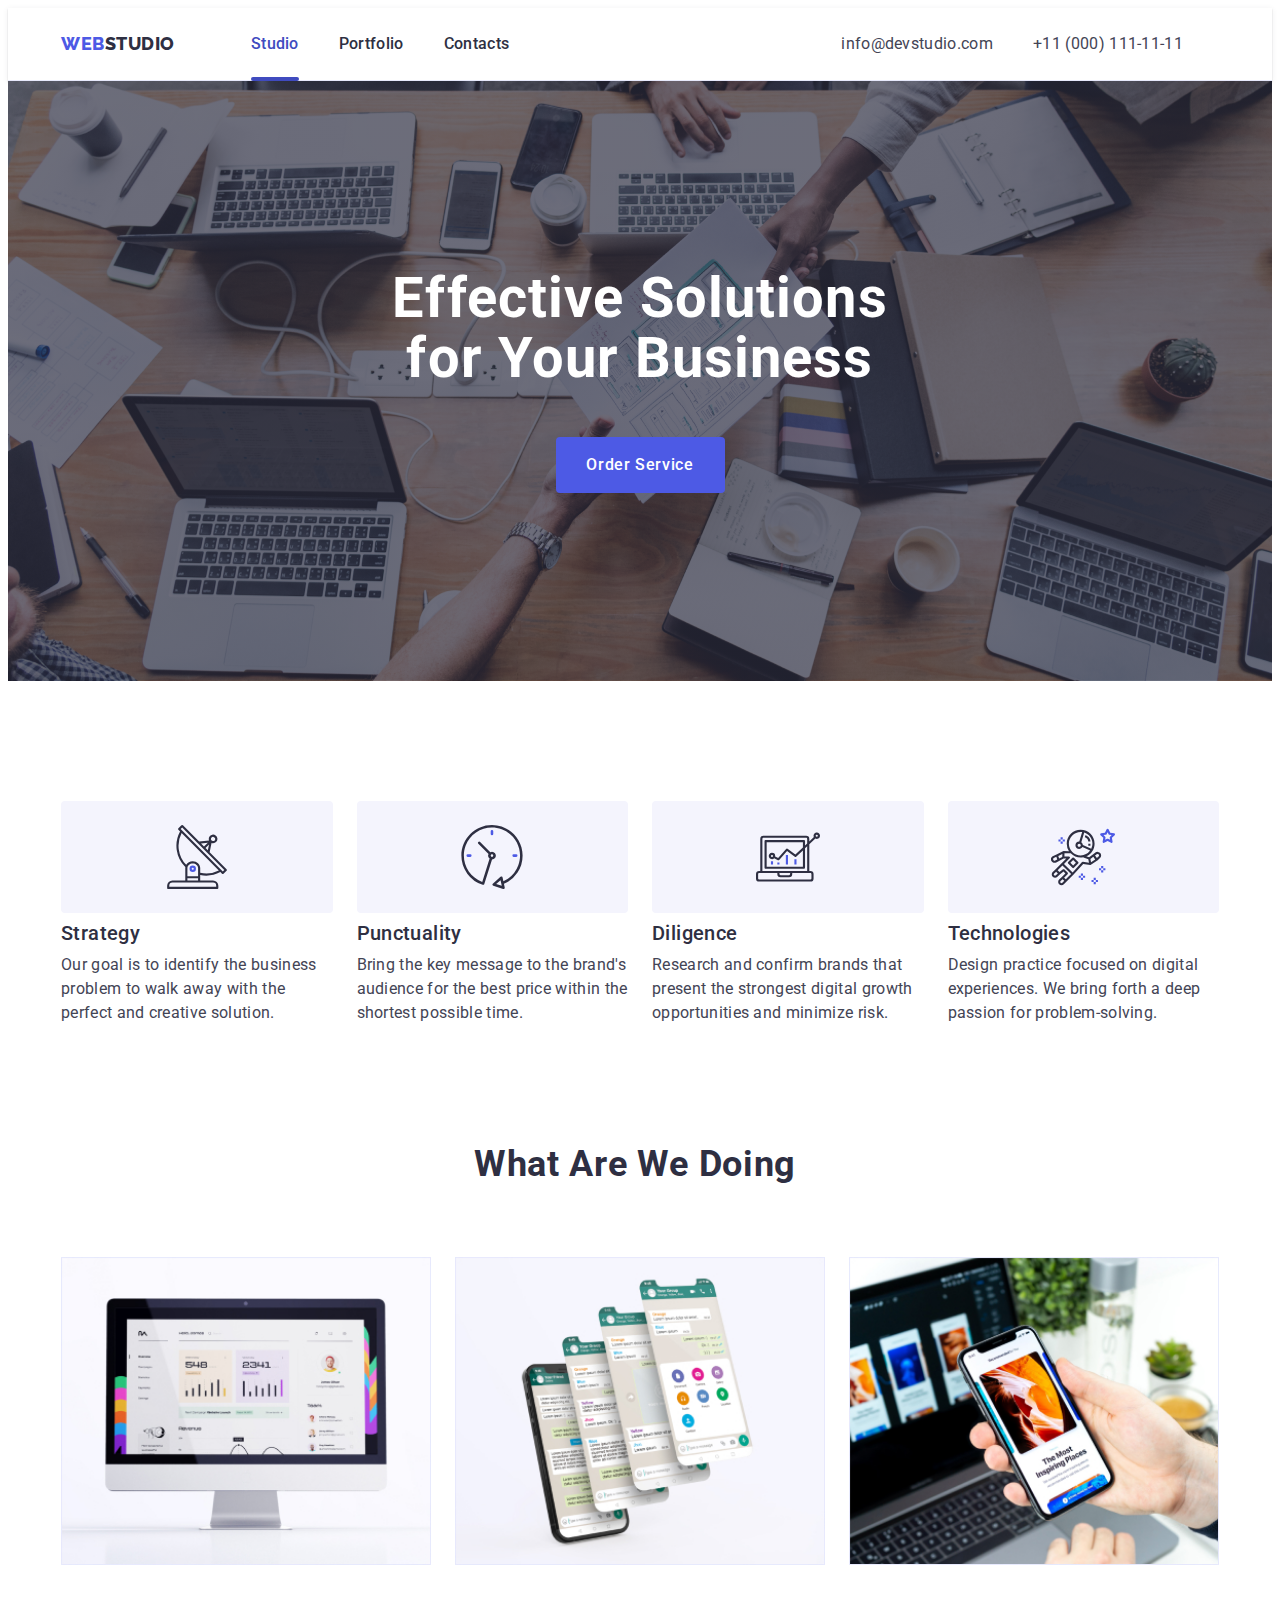
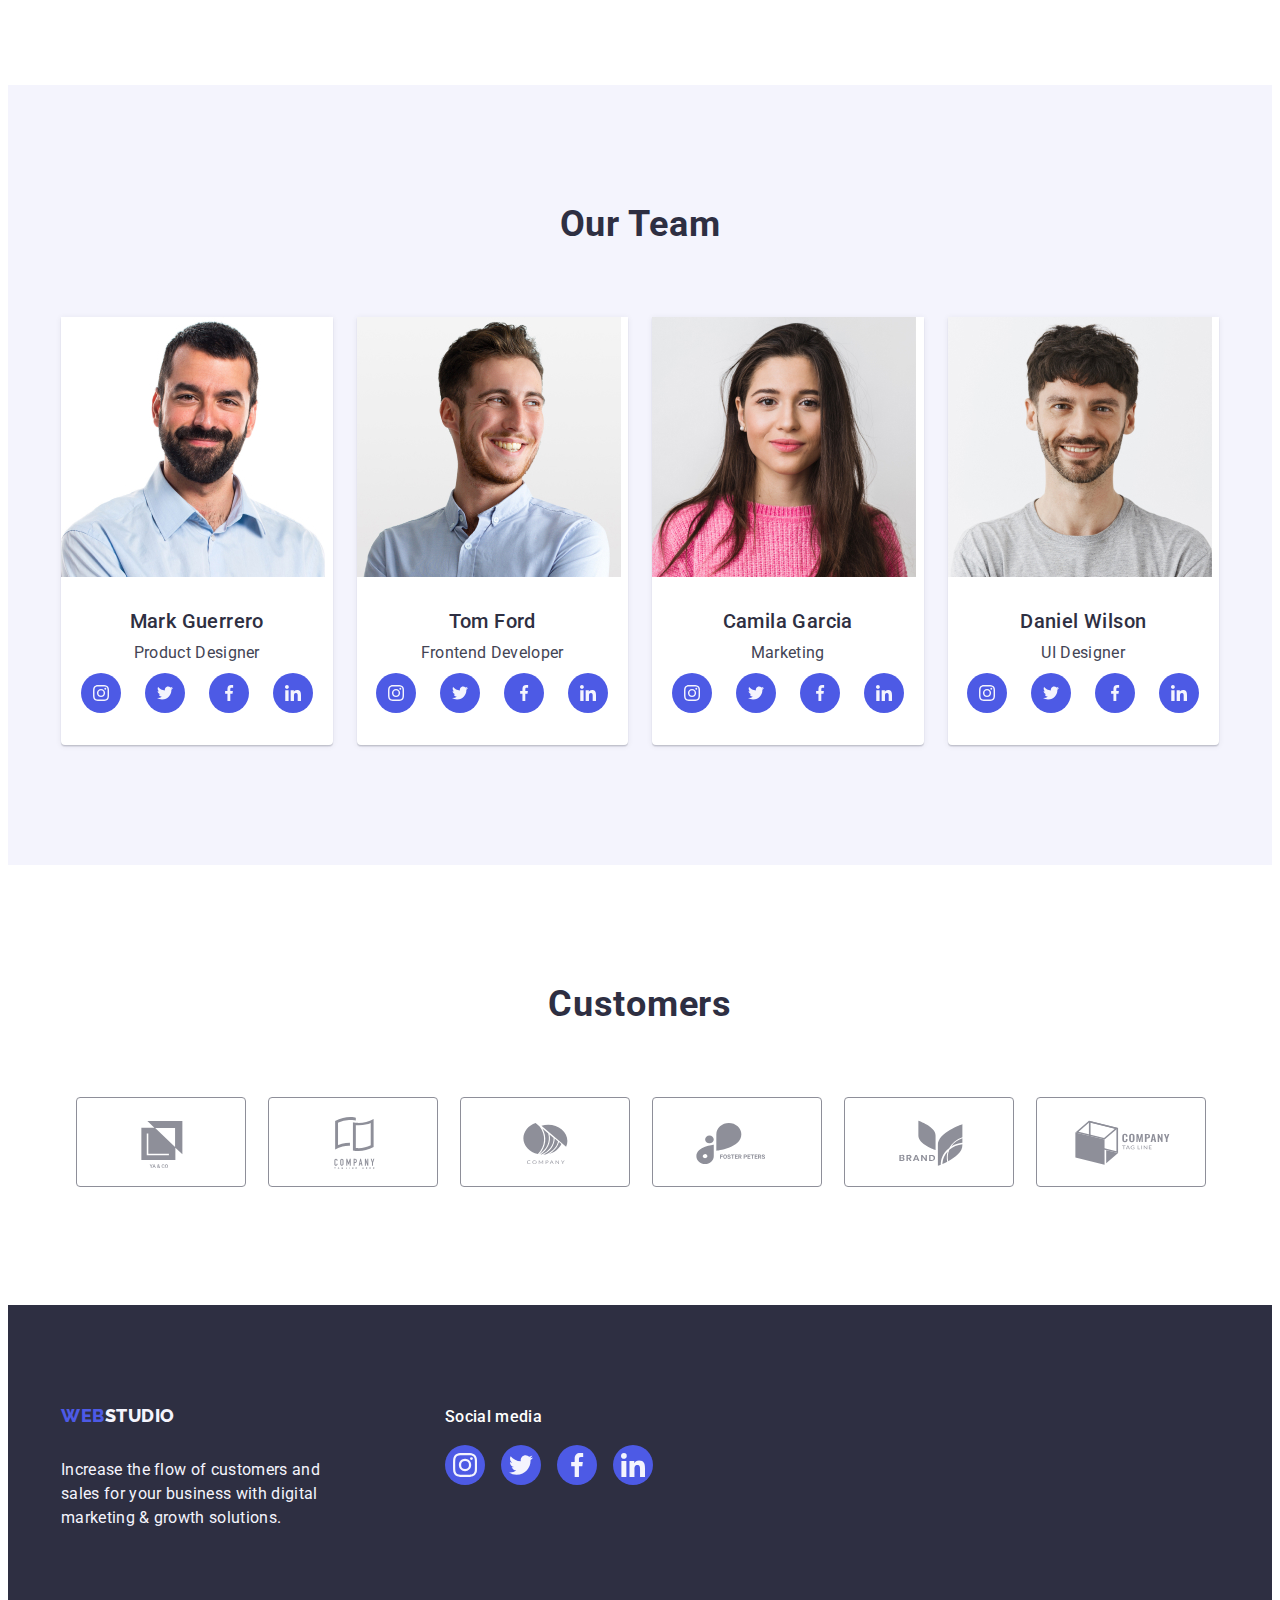
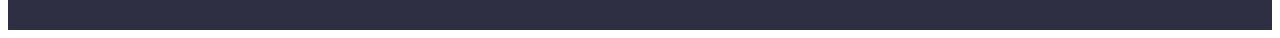
<file: index.html>
<!DOCTYPE html>
<html lang="en">
  <head>
    <meta charset="UTF-8" />
    <meta http-equiv="X-UA-Compatible" content="IE=edge" />
    <meta name="viewport" content="width=device-width, initial-scale=1.0" />
    <title>Document</title>
    <link rel="preconnect" href="https://fonts.googleapis.com" />
    <link rel="preconnect" href="https://fonts.gstatic.com" crossorigin />
    <link
      href="https://fonts.googleapis.com/css2?family=Montserrat:wght@400;700&family=Raleway:wght@800&family=Roboto:wght@400;500;700;900&display=swap"
      rel="stylesheet"
    />

    <link rel="preconnect" href="https://fonts.googleapis.com" />
    <link rel="preconnect" href="https://fonts.gstatic.com" crossorigin />
    <link
      href="https://fonts.googleapis.com/css2?family=Montserrat:wght@400;700&family=Roboto:wght@400;500;700;900&display=swap"
      rel="stylesheet"
    />
    <link
      rel="stylesheet"
      href="https://cdnjs.cloudflare.com/ajax/libs/modern-normalize/1.1.0/modern-normalize.min.css"
      integrity="sha512-wpPYUAdjBVSE4KJnH1VR1HeZfpl1ub8YT/NKx4PuQ5NmX2tKuGu6U/JRp5y+Y8XG2tV+wKQpNHVUX03MfMFn9Q=="
      crossorigin="anonymous"
      referrerpolicy="no-referrer"
    />
    <link rel="stylesheet" href="./css/styles.css" />
  </head>

  <body>
    <!-- Header -->
    <header class="page-header">
      <div class="container cont-header">
        <!-- Navigation -->
        <nav class="nav-header">
          <a href="./index.html" class="header-logo link"
            >Web<span class="studio-logo">Studio</span>
          </a>
          <ul class="list navigation">
            <li>
              <a class="navigation-words link active" href="./index.html"
                >Studio</a
              >
            </li>
            <li>
              <a class="navigation-words link" href="./portfolio.html"
                >Portfolio
              </a>
            </li>
            <li><a class="navigation-words link" href="">Contacts</a></li>
          </ul>
        </nav>

        <!-- Additional Information -->
        <address class="address-info">
          <ul class="list address">
            <li class="address-inf">
              <a
                class="address-information link"
                href="mailto:info@devstudio.com"
              >
                info@devstudio.com</a
              >
            </li>
            <li>
              <a class="address-information link" href="tel:+110001111111">
                +11 (000) 111-11-11</a
              >
            </li>
          </ul>
        </address>
      </div>
    </header>

    <!-- Main Content -->
    <main>
      <!-- Section 1 -->
      <section class="section-one">
        <div class="container con-section-one">
          <h1 class="section-one-title">
            Effective Solutions for Your Business
          </h1>
          <button data-modal-open type="button" class="section-one-button">
            Order Service
          </button>
        </div>
      </section>

      <!-- Section 2 -->
      <section class="section-two">
        <div class="container con-section-two">
          <h2 class="section-two" hidden>What are we doing</h2>
          <ul class="list section-two-list">
            <li class="section-two-list-descriptions">
              <div class="section-two-icons">
                <svg class="" width="64" height="64">
                  <use href="./images/icons.svg#icon-antenna-1"></use>
                </svg>
              </div>
              <h3 class="section-two-titles">Strategy</h3>
              <p class="section-two-text">
                Our goal is to identify the business problem to walk away with
                the perfect and creative solution.
              </p>
            </li>

            <li class="section-two-list-descriptions">
              <div class="section-two-icons">
                <svg class="" width="64" height="64">
                  <use href="./images/icons.svg#icon-clock-1"></use>
                </svg>
              </div>
              <h3 class="section-two-titles">Punctuality</h3>
              <p class="section-two-text">
                Bring the key message to the brand's audience for the best price
                within the shortest possible time.
              </p>
            </li>

            <li class="section-two-list-descriptions">
              <div class="section-two-icons">
                <svg class="" width="64" height="64">
                  <use href="./images/icons.svg#icon-diagram-1"></use>
                </svg>
              </div>
              <h3 class="section-two-titles">Diligence</h3>
              <p class="section-two-text">
                Research and confirm brands that present the strongest digital
                growth opportunities and minimize risk.
              </p>
            </li>

            <li class="section-two-list-descriptions">
              <div class="section-two-icons">
                <svg class="" width="64" height="64">
                  <use href="./images/icons.svg#icon-astronaut-1"></use>
                </svg>
              </div>
              <h3 class="section-two-titles">Technologies</h3>
              <p class="section-two-text">
                Design practice focused on digital experiences. We bring forth a
                deep passion for problem-solving.
              </p>
            </li>
          </ul>
        </div>
      </section>
      <!-- Section 3 -->
      <section class="section-three">
        <div class="container con-section-three">
          <h2 class="section-three-title">What are we doing</h2>
          <ul class="list section-three-list">
            <li class="section-three-images">
              <img
                src="./images/images.jpg"
                alt="monitor"
                width="370"
                height="300"
              />
            </li>
            <li class="section-three-images">
              <img
                src="./images/img2.jpg"
                alt="phone"
                width="370"
                height="300"
              />
            </li>
            <li class="section-three-images">
              <img
                src="./images/rectangle71.jpg"
                alt="laptop_and_phone"
                width="370"
                height="300"
              />
            </li>
          </ul>
        </div>
      </section>
      <!-- Section 4 -->
      <section class="section-four">
        <div class="container">
          <h2 class="section-four-title">Our Team</h2>
          <ul class="list section-four-ul">
            <li class="section-four-list">
              <img
                src="./images/img.jpg"
                alt="bearded_man"
                width="264"
                height="260"
              />
              <div class="section-four-small-discription">
                <h3 class="section-four-names">Mark Guerrero</h3>
                <p class="section-four-text">Product Designer</p>
                <ul class="list icons-list-section-four">
                  <li class="icons-list-li-section-four">
                    <a href="" class="icons-list-link">
                      <svg class="icon-section-four" width="16" height="16">
                        <use href="./images/icons.svg#icon-instagram-2"></use>
                      </svg>
                    </a>
                  </li>
                  <li class="icons-list-li-section-four">
                    <a href="" class="icons-list-link">
                      <svg class="icon-section-four" width="16" height="16">
                        <use href="./images/icons.svg#icon-twitter-1"></use>
                      </svg>
                    </a>
                  </li>

                  <li class="icons-list-li-section-four">
                    <a href="" class="icons-list-link">
                      <svg class="icon-section-four" width="16" height="16">
                        <use href="./images/icons.svg#icon-facebook-1"></use>
                      </svg>
                    </a>
                  </li>

                  <li class="icons-list-li-section-four">
                    <a href="" class="icons-list-link">
                      <svg class="icon-section-four" width="16" height="16">
                        <use href="./images/icons.svg#icon-linkedin-1"></use>
                      </svg>
                    </a>
                  </li>
                </ul>
              </div>
            </li>
            <li class="section-four-list">
              <img
                src="./images/img(1).jpg"
                alt="smiling_man"
                width="264"
                height="260"
              />
              <div class="section-four-small-discription">
                <h3 class="section-four-names">Tom Ford</h3>
                <p class="section-four-text">Frontend Developer</p>
                <ul class="list icons-list-section-four">
                  <li class="icons-list-li-section-four">
                    <a href="" class="icons-list-link">
                      <svg class="icon icon-instagram-2" width="16" height="16">
                        <use href="./images/icons.svg#icon-instagram-2"></use>
                      </svg>
                    </a>
                  </li>
                  <li class="icons-list-li-section-four">
                    <a href="" class="icons-list-link">
                      <svg class="" width="16" height="16">
                        <use href="./images/icons.svg#icon-twitter-1"></use>
                      </svg>
                    </a>
                  </li>

                  <li class="icons-list-li-section-four">
                    <a href="" class="icons-list-link">
                      <svg class="" width="16" height="16">
                        <use href="./images/icons.svg#icon-facebook-1"></use>
                      </svg>
                    </a>
                  </li>

                  <li class="icons-list-li-section-four">
                    <a href="" class="icons-list-link">
                      <svg class="" width="16" height="16">
                        <use href="./images/icons.svg#icon-linkedin-1"></use>
                      </svg>
                    </a>
                  </li>
                </ul>
              </div>
            </li>
            <li class="section-four-list">
              <img
                src="./images/img(2).jpg"
                alt="woman"
                width="264"
                height="260"
              />
              <div class="section-four-small-discription">
                <h3 class="section-four-names">Camila Garcia</h3>
                <p class="section-four-text">Marketing</p>
                <ul class="list icons-list-section-four">
                  <li class="icons-list-li-section-four">
                    <a href="" class="icons-list-link">
                      <svg class="icon icon-instagram-2" width="16" height="16">
                        <use href="./images/icons.svg#icon-instagram-2"></use>
                      </svg>
                    </a>
                  </li>
                  <li class="icons-list-li-section-four">
                    <a href="" class="icons-list-link">
                      <svg class="" width="16" height="16">
                        <use href="./images/icons.svg#icon-twitter-1"></use>
                      </svg>
                    </a>
                  </li>

                  <li class="icons-list-li-section-four">
                    <a href="" class="icons-list-link">
                      <svg class="" width="16" height="16">
                        <use href="./images/icons.svg#icon-facebook-1"></use>
                      </svg>
                    </a>
                  </li>

                  <li class="icons-list-li-section-four">
                    <a href="" class="icons-list-link">
                      <svg class="" width="16" height="16">
                        <use href="./images/icons.svg#icon-linkedin-1"></use>
                      </svg>
                    </a>
                  </li>
                </ul>
              </div>
            </li>
            <li class="section-four-list">
              <img
                src="./images/img(3).jpg"
                alt="man_in_t-shirt"
                width="264"
                height="260"
              />
              <div class="section-four-small-discription">
                <h3 class="section-four-names">Daniel Wilson</h3>
                <p class="section-four-text">UI Designer</p>
                <ul class="list icons-list-section-four">
                  <li class="icons-list-li-section-four">
                    <a href="" class="icons-list-link">
                      <svg class="icon icon-instagram-2" width="16" height="16">
                        <use href="./images/icons.svg#icon-instagram-2"></use>
                      </svg>
                    </a>
                  </li>
                  <li class="icons-list-li-section-four">
                    <a href="" class="icons-list-link">
                      <svg class="" width="16" height="16">
                        <use href="./images/icons.svg#icon-twitter-1"></use>
                      </svg>
                    </a>
                  </li>

                  <li class="icons-list-li-section-four">
                    <a href="" class="icons-list-link">
                      <svg class="" width="16" height="16">
                        <use href="./images/icons.svg#icon-facebook-1"></use>
                      </svg>
                    </a>
                  </li>

                  <li class="icons-list-li-section-four">
                    <a href="" class="icons-list-link">
                      <svg class="" width="16" height="16">
                        <use href="./images/icons.svg#icon-linkedin-1"></use>
                      </svg>
                    </a>
                  </li>
                </ul>
              </div>
            </li>
          </ul>
        </div>
      </section>
      <!-- Section 5 -->
      <section class="section-five">
        <div class="container cont-section-five">
          <h2 class="section-five-title">Customers</h2>
          <ul class="section-five-list list">
            <li class="section-five-list-li">
              <a class="section-five-link" href="">
                <svg class="section-five-icons" width="104" height="56">
                  <use href="./images/icons.svg#icon-Logo"></use>
                </svg>
              </a>
            </li>
            <li class="section-five-list-li">
              <a class="section-five-link" href="">
                <svg class="section-five-icons" width="104" height="56">
                  <use href="./images/icons.svg#icon-Logo-1"></use>
                </svg>
              </a>
            </li>
            <li class="section-five-list-li">
              <a class="section-five-link" href="">
                <svg class="section-five-icons" width="104" height="56">
                  <use href="./images/icons.svg#icon-Logo-2"></use>
                </svg>
              </a>
            </li>
            <li class="section-five-list-li">
              <a class="section-five-link" href="">
                <svg class="section-five-icons" width="104" height="56">
                  <use href="./images/icons.svg#icon-Logo-3"></use>
                </svg>
              </a>
            </li>
            <li class="section-five-list-li">
              <a class="section-five-link" href="">
                <svg class="section-five-icons" width="104" height="56">
                  <use href="./images/icons.svg#icon-Logo-4"></use>
                </svg>
              </a>
            </li>
            <li class="section-five-list-li">
              <a class="section-five-link" href="">
                <svg class="section-five-icons" width="104" height="56">
                  <use href="./images/icons.svg#icon-Logo-5"></use>
                </svg>
              </a>
            </li>
          </ul>
        </div>
      </section>
    </main>

    <!-- Footer -->
    <footer class="page-footer">
      <div class="container cont-footer">
        <div class="footer-logo-and-text">
          <a class="header-logo link footer" href="./index.html"
            >Web<span class="studio-footer-logo">Studio</span>
          </a>
          <p class="page-footer-text">
            Increase the flow of customers and sales for your business with
            digital marketing & growth solutions.
          </p>
        </div>
        <div>
          <p class="footer-list-title">Social media</p>
          <ul class="list footer-list">
            <li class="fotter-list-li">
              <a class="footer-list-link" href="">
                <svg class="icon-section-four" width="24" height="24">
                  <use href="./images/icons.svg#icon-instagram-2"></use>
                </svg>
              </a>
            </li>
            <li class="fotter-list-li">
              <a class="footer-list-link" href="">
                <svg class="icon-section-four" width="24" height="24">
                  <use href="./images/icons.svg#icon-twitter-1"></use>
                </svg>
              </a>
            </li>
            <li class="fotter-list-li">
              <a class="footer-list-link" href="">
                <svg class="icon-section-four" width="24" height="24">
                  <use href="./images/icons.svg#icon-facebook-1"></use>
                </svg>
              </a>
            </li>
            <li class="fotter-list-li">
              <a class="footer-list-link" href="">
                <svg class="icon-section-four" width="24" height="24">
                  <use href="./images/icons.svg#icon-linkedin-1"></use>
                </svg>
              </a>
            </li>
          </ul>
        </div>
      </div>
    </footer>
    <!-- Modal Window -->
    <div class="backdrop is-hidden" data-modal>
      <div class="modal">
        <button type="button" data-modal-close class="modal-close-button">
          <svg class="modal-close-icon" width="8" height="8">
            <use href="./images/icons.svg#icon-close-black"></use>
          </svg>
        </button>
      </div>
    </div>

    <script src="./js/modal.js"></script>
  </body>
</html>
</file>
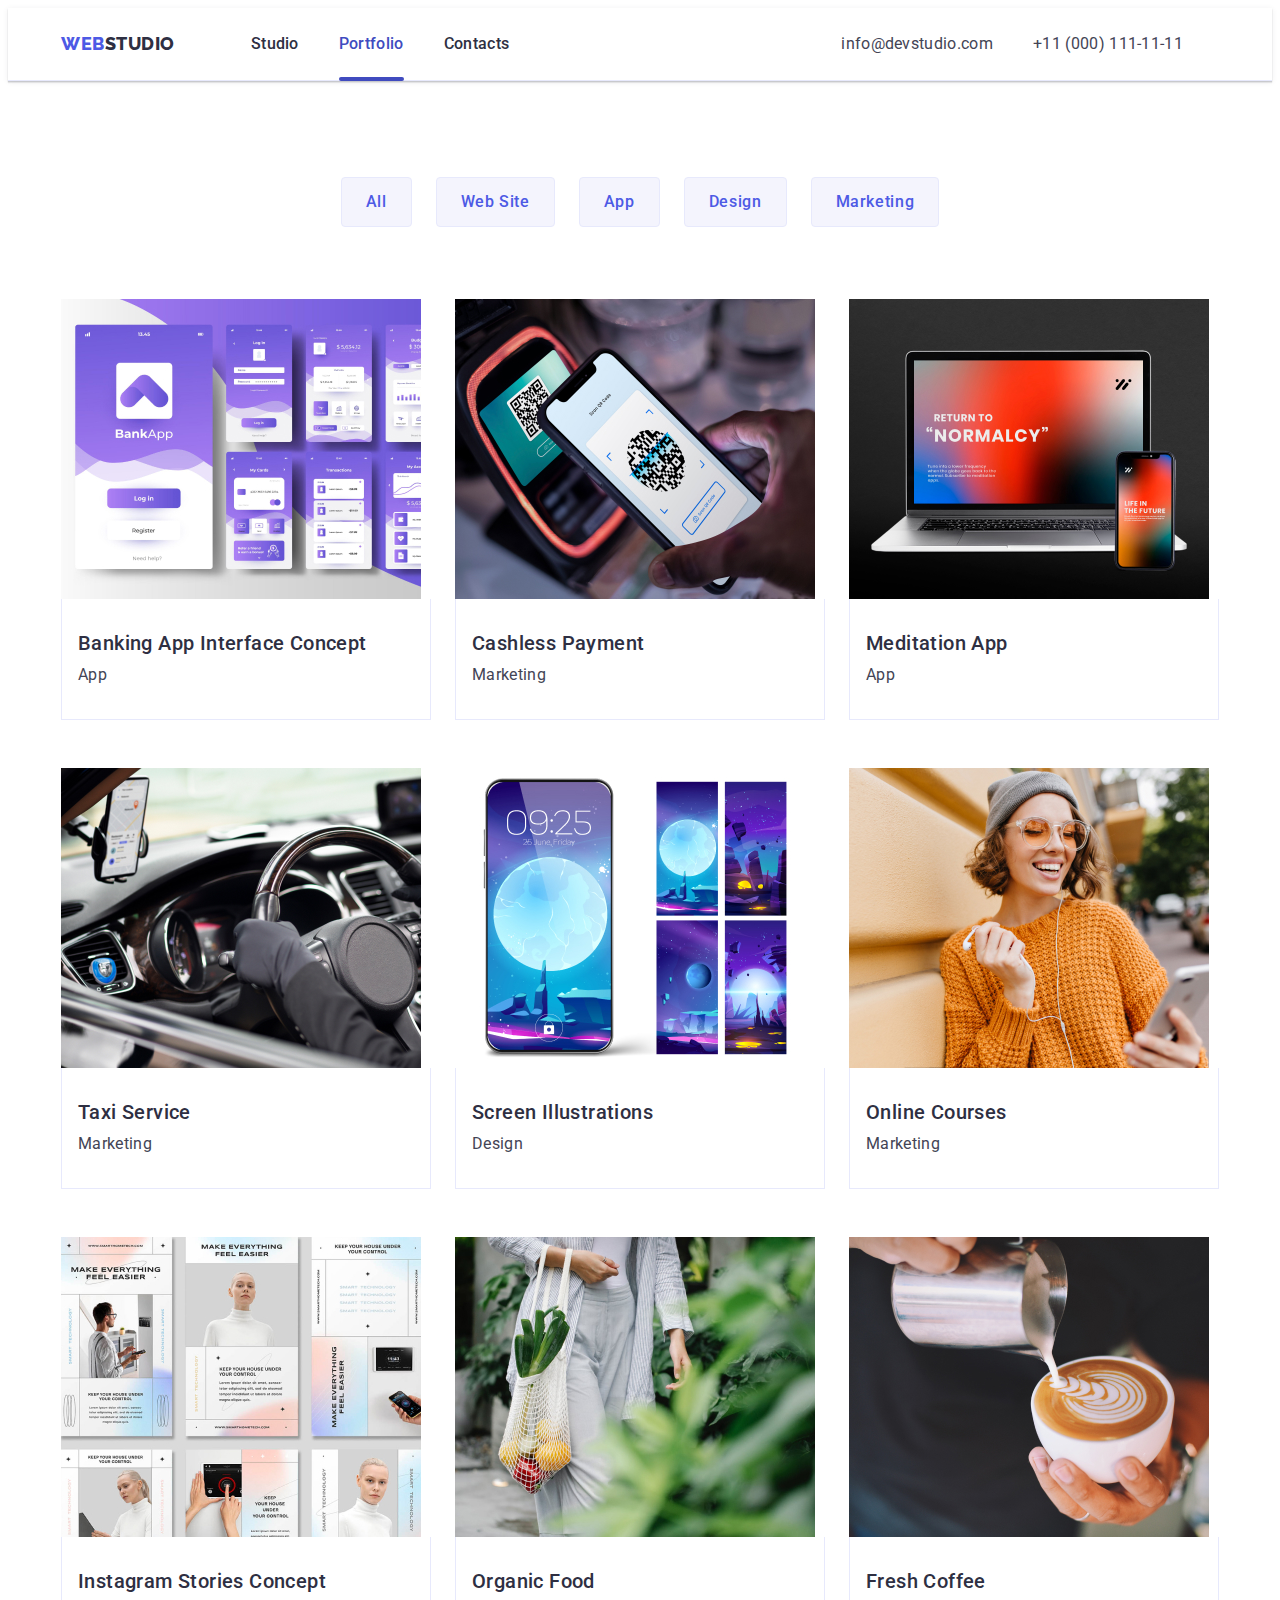
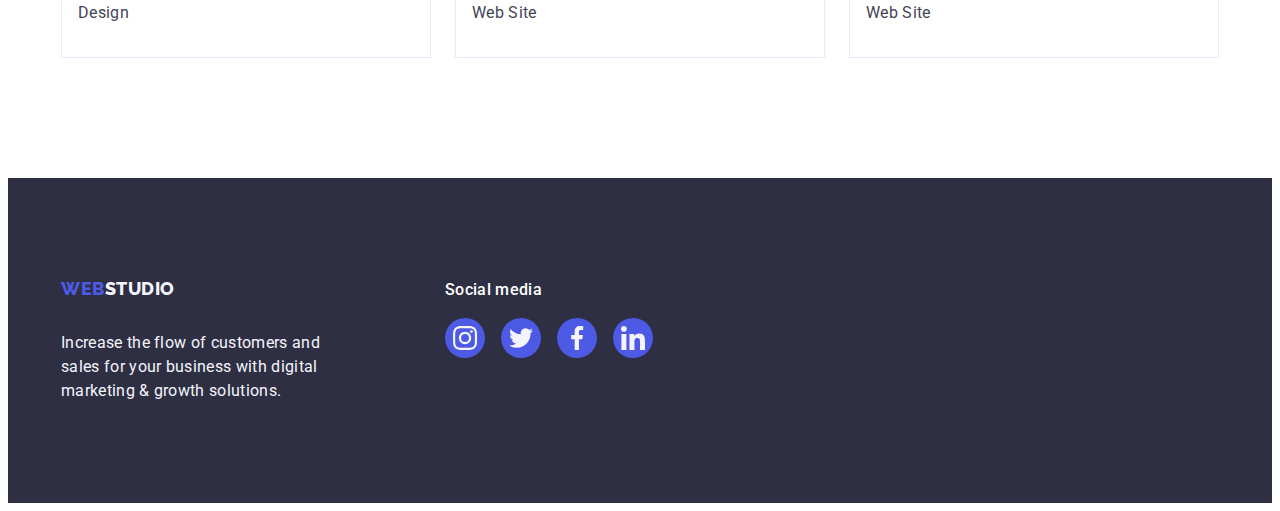
<file: portfolio.html>
<!DOCTYPE html>
<html lang="en">
  <head>
    <meta charset="UTF-8" />
    <meta http-equiv="X-UA-Compatible" content="IE=edge" />
    <meta name="viewport" content="width=device-width, initial-scale=1.0" />
    <title>Document</title>
    <link rel="preconnect" href="https://fonts.googleapis.com" />
    <link rel="preconnect" href="https://fonts.gstatic.com" crossorigin />
    <link
      href="https://fonts.googleapis.com/css2?family=Montserrat:wght@400;700&family=Raleway:wght@800&family=Roboto:wght@400;500;700;900&display=swap"
      rel="stylesheet"
    />

    <link rel="preconnect" href="https://fonts.googleapis.com" />
    <link rel="preconnect" href="https://fonts.gstatic.com" crossorigin />
    <link
      href="https://fonts.googleapis.com/css2?family=Montserrat:wght@400;700&family=Roboto:wght@400;500;700;900&display=swap"
      rel="stylesheet"
    />
    <link
      rel="stylesheet"
      href="https://cdnjs.cloudflare.com/ajax/libs/modern-normalize/1.1.0/modern-normalize.min.css"
      integrity="sha512-wpPYUAdjBVSE4KJnH1VR1HeZfpl1ub8YT/NKx4PuQ5NmX2tKuGu6U/JRp5y+Y8XG2tV+wKQpNHVUX03MfMFn9Q=="
      crossorigin="anonymous"
      referrerpolicy="no-referrer"
    />
    <link rel="stylesheet" href="./css/styles.css" />
  </head>
  <body>
    <!-- Header -->
    <header class="page-header">
      <div class="container cont-header">
        <!-- Navigation -->
        <nav class="nav-header">
          <a href="./index.html" class="header-logo link"
            >Web<span class="studio-logo">Studio</span>
          </a>
          <ul class="list navigation">
            <li>
              <a class="navigation-words link" href="./index.html">Studio</a>
            </li>
            <li>
              <a class="navigation-words link active" href="./portfolio.html"
                >Portfolio
              </a>
            </li>
            <li><a class="navigation-words link" href="">Contacts</a></li>
          </ul>
        </nav>

        <!-- Additional Information -->
        <address class="address-info">
          <ul class="list address">
            <li class="address-inf">
              <a
                class="address-information link"
                href="mailto:info@devstudio.com"
              >
                info@devstudio.com</a
              >
            </li>
            <li>
              <a class="address-information link" href="tel:+110001111111">
                +11 (000) 111-11-11</a
              >
            </li>
          </ul>
        </address>
      </div>
    </header>
    <!-- Main content  -->
    <main>
      <!-- Section 1 -->
      <section class="portfolio-section">
        <div class="container">
          <h1 hidden>Hello</h1>
          <ul class="list portfolio-list-buttons">
            <li>
              <button class="buttons-portfolio" type="button">All</button>
            </li>
            <li>
              <button class="buttons-portfolio" type="button">Web Site</button>
            </li>
            <li>
              <button class="buttons-portfolio" type="button">App</button>
            </li>
            <li>
              <button class="buttons-portfolio" type="button">Design</button>
            </li>
            <li>
              <button class="buttons-portfolio" type="button">Marketing</button>
            </li>
          </ul>
          <ul class="list portfolio-list-img">
            <li class="portfolio-li">
              <a class="link portfolio-link" href="">
                <div class="li-img">
                  <img
                    src="./images/portfolio-images/1.jpg"
                    alt="Banking App"
                  />
                  <p class="card-description-text">
                    14 Stylish and User-Friendly App Design Concepts · Task
                    Manager App · Calorie Tracker App · Exotic Fruit Ecommerce
                    App · Cloud Storage App
                  </p>
                </div>
                <div class="portfolio-a-div">
                  <h2 class="portfolio-page-titles">
                    Banking App Interface Concept
                  </h2>
                  <p class="portfolio-page-text">App</p>
                </div>
              </a>
            </li>
            <li class="portfolio-li">
              <a class="link portfolio-link" href="">
                <div class="li-img">
                  <img
                    src="./images/portfolio-images/2.jpg"
                    alt="Banking App"
                  />
                  <p class="card-description-text">
                    14 Stylish and User-Friendly App Design Concepts · Task
                    Manager App · Calorie Tracker App · Exotic Fruit Ecommerce
                    App · Cloud Storage App
                  </p>
                </div>
                <div class="portfolio-a-div">
                  <h2 class="portfolio-page-titles">Cashless Payment</h2>
                  <p class="portfolio-page-text">Marketing</p>
                </div>
              </a>
            </li>
            <li class="portfolio-li">
              <a class="link portfolio-link" href="">
                <div class="li-img">
                  <img
                    src="./images/portfolio-images/3.jpg"
                    alt="Banking App"
                  />
                  <p class="card-description-text">
                    14 Stylish and User-Friendly App Design Concepts · Task
                    Manager App · Calorie Tracker App · Exotic Fruit Ecommerce
                    App · Cloud Storage App
                  </p>
                </div>
                <div class="portfolio-a-div">
                  <h2 class="portfolio-page-titles">Meditation App</h2>
                  <p class="portfolio-page-text">App</p>
                </div>
              </a>
            </li>
            <li class="portfolio-li">
              <a class="link portfolio-link" href="">
                <div class="li-img">
                  <img
                    src="./images/portfolio-images/4.jpg"
                    alt="Banking App"
                  />
                  <p class="card-description-text">
                    14 Stylish and User-Friendly App Design Concepts · Task
                    Manager App · Calorie Tracker App · Exotic Fruit Ecommerce
                    App · Cloud Storage App
                  </p>
                </div>
                <div class="portfolio-a-div">
                  <h2 class="portfolio-page-titles">Taxi Service</h2>
                  <p class="portfolio-page-text">Marketing</p>
                </div>
              </a>
            </li>
            <li class="portfolio-li">
              <a class="link portfolio-link" href="">
                <div class="li-img">
                  <img
                    src="./images/portfolio-images/5.jpg"
                    alt="Banking App"
                  />
                  <p class="card-description-text">
                    14 Stylish and User-Friendly App Design Concepts · Task
                    Manager App · Calorie Tracker App · Exotic Fruit Ecommerce
                    App · Cloud Storage App
                  </p>
                </div>
                <div class="portfolio-a-div">
                  <h2 class="portfolio-page-titles">Screen Illustrations</h2>
                  <p class="portfolio-page-text">Design</p>
                </div>
              </a>
            </li>
            <li class="portfolio-li">
              <a class="link portfolio-link" href="">
                <div class="li-img">
                  <img
                    src="./images/portfolio-images/6.jpg"
                    alt="Banking App"
                  />
                  <p class="card-description-text">
                    14 Stylish and User-Friendly App Design Concepts · Task
                    Manager App · Calorie Tracker App · Exotic Fruit Ecommerce
                    App · Cloud Storage App
                  </p>
                </div>
                <div class="portfolio-a-div">
                  <h2 class="portfolio-page-titles">Online Courses</h2>
                  <p class="portfolio-page-text">Marketing</p>
                </div>
              </a>
            </li>
            <li class="portfolio-li">
              <a class="link portfolio-link" href="">
                <div class="li-img">
                  <img
                    src="./images/portfolio-images/7.jpg"
                    alt="Banking App"
                  />
                  <p class="card-description-text">
                    14 Stylish and User-Friendly App Design Concepts · Task
                    Manager App · Calorie Tracker App · Exotic Fruit Ecommerce
                    App · Cloud Storage App
                  </p>
                </div>
                <div class="portfolio-a-div">
                  <h2 class="portfolio-page-titles">
                    Instagram Stories Concept
                  </h2>
                  <p class="portfolio-page-text">Design</p>
                </div>
              </a>
            </li>
            <li class="portfolio-li">
              <a class="link portfolio-link" href="">
                <div class="li-img">
                  <img
                    src="./images/portfolio-images/8.jpg"
                    alt="Banking App"
                  />
                  <p class="card-description-text">
                    14 Stylish and User-Friendly App Design Concepts · Task
                    Manager App · Calorie Tracker App · Exotic Fruit Ecommerce
                    App · Cloud Storage App
                  </p>
                </div>
                <div class="portfolio-a-div">
                  <h2 class="portfolio-page-titles">Organic Food</h2>
                  <p class="portfolio-page-text">Web Site</p>
                </div>
              </a>
            </li>
            <li class="portfolio-li">
              <a class="link portfolio-link" href="">
                <div class="li-img">
                  <img
                    src="./images/portfolio-images/9.jpg"
                    alt="Banking App"
                  />
                  <p class="card-description-text">
                    14 Stylish and User-Friendly App Design Concepts · Task
                    Manager App · Calorie Tracker App · Exotic Fruit Ecommerce
                    App · Cloud Storage App
                  </p>
                </div>
                <div class="portfolio-a-div">
                  <h2 class="portfolio-page-titles">Fresh Coffee</h2>
                  <p class="portfolio-page-text">Web Site</p>
                </div>
              </a>
            </li>
          </ul>
        </div>
      </section>
    </main>
    <!-- Footer -->
    <footer class="page-footer">
      <div class="container cont-footer">
        <div class="footer-logo-and-text">
          <a class="header-logo link footer" href="./index.html"
            >Web<span class="studio-footer-logo">Studio</span>
          </a>
          <p class="page-footer-text">
            Increase the flow of customers and sales for your business with
            digital marketing & growth solutions.
          </p>
        </div>
        <div>
          <p class="footer-list-title">Social media</p>
          <ul class="list footer-list">
            <li class="fotter-list-li">
              <a class="footer-list-link" href="">
                <svg class="icon-section-four" width="24" height="24">
                  <use href="./images/icons.svg#icon-instagram-2"></use>
                </svg>
              </a>
            </li>
            <li class="fotter-list-li">
              <a class="footer-list-link" href="">
                <svg class="icon-section-four" width="24" height="24">
                  <use href="./images/icons.svg#icon-twitter-1"></use>
                </svg>
              </a>
            </li>
            <li class="fotter-list-li">
              <a class="footer-list-link" href="">
                <svg class="icon-section-four" width="24" height="24">
                  <use href="./images/icons.svg#icon-facebook-1"></use>
                </svg>
              </a>
            </li>
            <li class="fotter-list-li">
              <a class="footer-list-link" href="">
                <svg class="icon-section-four" width="24" height="24">
                  <use href="./images/icons.svg#icon-linkedin-1"></use>
                </svg>
              </a>
            </li>
          </ul>
        </div>
      </div>
    </footer>
  </body>
</html>
</file>
<file: css/styles.css>
/**
  |============================
  | GLOBAL CSS RULES
  |============================
*/

body {
  font-family: "Roboto", sans-serif;
  color: #434455;
  background-color: #ffffff;
}

:root {
}

.list {
  list-style-type: none;
  padding: 0;
  margin: 0;
}

.link {
  text-decoration: none;
  padding: 0;
  margin: 0;
}

h1,
h2,
h3,
h4,
h5,
h6,
p {
  margin-top: 0;
  margin-bottom: 0;
}
ul,
ol {
  margin-top: 0;
  margin-bottom: 0;
  margin-left: 0;
}
img {
  display: block;
  max-width: 100%;
  height: auto;
}

/**
  |============================
  | ICONS
  |============================
*/
svg {
  fill: #f4f4fd;
}
.modal-close-icon {
  fill: #2e2f42;
}

/**
  |============================
  | Сards
  |============================
*/
/**
  |============================
  | Page CSS
  |============================
*/
.container {
  width: 1158px;
  margin: 0 auto;
  padding: 0 15px;
}

/* Header */

.page-header {
  border-bottom: 1px #e7e9fc solid;
  box-shadow: 0px 2px 1px rgba(46, 47, 66, 0.08),
    0px 1px 1px rgba(46, 47, 66, 0.16), 0px 1px 6px rgba(46, 47, 66, 0.08);
}
.container.cont-header {
  flex-direction: row;
  display: flex;
}
/* logo */
.header-logo {
  font-weight: 80;
  font-size: 18px;
  line-height: 1.17;
  letter-spacing: 0.03em;
  text-transform: uppercase;
  color: #4d5ae5;
  font-weight: 800;
  font-family: "Raleway", sans-serif;
}

.nav-header {
  display: flex;
  align-items: center;
}

.header-logo.link {
  margin-right: 76px;
}

/* studio-logo */
.studio-logo {
  font-weight: 800;
  font-size: 18px;
  line-height: 1.17;
  color: #2e2f42;
  letter-spacing: 0.03em;
  text-transform: uppercase;
  font-family: "Raleway", sans-serif;
}

/* Navigation */
.navigation-words {
  font-weight: 500;
  font-size: 16px;
  line-height: 1.5;
  letter-spacing: 0.02em;
  color: #2e2f42;
  position: relative;
  display: block;
  transition: color 250ms cubic-bezier(0.4, 0, 0.2, 1);
}

.navigation-words.link.active::after {
  content: "";
  width: 100%;
  height: 4px;
  background-color: #404bbf;
  position: absolute;
  bottom: -1px;
  left: 0;
  border-radius: 2px;
}
.navigation-words.link.active {
  color: #404bbf;
}

.navigation-words.link {
  padding: 24px 0;
}

.navigation-words:hover,
.navigation-words:focus {
  color: #404bbf;
}

.list.navigation {
  display: flex;
  flex-direction: row;
  gap: 40px;
  padding-left: 0;
}

/* Additional information */
.address-info {
  font-style: normal;
}

.list.address {
  display: flex;
  flex-direction: row;
  gap: 40px;
  padding-left: 332px;
  padding-top: 24px;
  padding-bottom: 24px;
}

.address-inf {
  font-style: normal;
}

.address-information {
  font-style: normal;
  font-size: 16px;
  line-height: 1.5;
  letter-spacing: 0.02em;
  color: #434455;
  font-family: "Roboto";
  transition: color 250ms cubic-bezier(0.4, 0, 0.2, 1);
}

.address-information:hover,
.address-information:focus {
  color: #404bbf;
}

/* Section one */
.section-one {
  background-color: #2e2f42;
  padding: 188px 0;
  background-image: linear-gradient(
      rgba(46, 47, 66, 0.7),
      rgba(46, 47, 66, 0.7)
    ),
    url(../images/img-name.jpeg);
  background-repeat: no-repeat;
  background-position: center;
  background-size: cover;
  max-width: 1440px;
  margin: 0 auto;
}

.con-section-one {
  display: flex;
  align-items: center;
  flex-direction: column;
}

.section-one-title {
  font-size: 56px;
  line-height: 1.07;
  text-align: center;
  letter-spacing: 0.02em;
  color: #ffffff;
  max-width: 496px;
  margin-bottom: 48px;
}
.section-one-button {
  background-color: #4d5ae5;
  font-family: "Roboto", sans-serif;
  font-weight: 500;
  font-size: 16px;
  line-height: 1.5;
  letter-spacing: 0.04em;
  color: #ffffff;
  cursor: pointer;
  display: block;
  min-width: 169px;
  height: 56px;
  border: none;
  border-radius: 4px;
  transition: background-color 250ms cubic-bezier(0.4, 0, 0.2, 1);
}

.section-one-button:hover,
.section-one-button:focus {
  background-color: #404bbf;
}

/* Section two */

.section-two {
  padding: 120px 0;
}

.section-two-list {
  display: flex;
  gap: 24px;
  flex-direction: row;
  padding-left: 0;
}
.section-two-titles {
  font-weight: 500;
  font-size: 20px;
  line-height: 1.2;
  letter-spacing: 0.02em;
  color: #2e2f42;
  margin-bottom: 8px;
}

.section-two-list-descriptions {
  width: calc((100% - 72px) / 4);
}

.section-two-text {
  font-size: 16px;
  line-height: 1.5;
  letter-spacing: 0.02em;
  color: #434455;
}

.section-two-icons {
  display: flex;
  justify-content: center;
  align-items: center;
  background-color: #f4f4fd;
  padding-top: 24px;
  padding-bottom: 24px;
  margin-bottom: 8px;
  border-radius: 4px;
}

/* Section three */

.section-three {
  padding-bottom: 120px;
}

.section-three-list {
  flex-direction: row;
  display: flex;
  gap: 24px;
  padding-left: 0;
}
.section-three-title {
  font-size: 36px;
  line-height: 1.11;
  text-align: center;
  letter-spacing: 0.02em;
  text-transform: capitalize;
  color: #2e2f42;
  font-weight: 700;
  margin-bottom: 72px;
  padding-right: 10px;
}

.section-three-images {
  width: calc((100% - 48px) / 3);
}

/* Section-four */
.section-four {
  background-color: #f4f4fd;
  padding: 120px 0;
}

.section-four-title {
  font-size: 36px;
  line-height: 1.11;
  text-align: center;
  letter-spacing: 0.02em;
  text-transform: capitalize;
  color: #2e2f42;
  font-weight: 700;
  margin-bottom: 72px;
}

.section-four-ul {
  display: flex;
  gap: 24px;
}
.section-four-list {
  background-color: #ffffff;
  box-shadow: 0px 1px 6px rgba(46, 47, 66, 0.08),
    0px 1px 1px rgba(46, 47, 66, 0.16), 0px 2px 1px rgba(46, 47, 66, 0.08);
  border-radius: 0px 0px 4px 4px;
  width: calc((100% - 72px) / 4);
}

.section-four-small-discription {
  padding: 32px 0;
}

.section-four-names {
  font-weight: 500;
  font-size: 20px;
  line-height: 1.2;
  letter-spacing: 0.02em;
  color: #2e2f42;
  text-align: center;
  margin-bottom: 8px;
}

.section-four-text {
  font-size: 16px;
  line-height: 1.5;
  letter-spacing: 0.02em;
  color: #434455;
  text-align: center;
}

.icons-list-section-four {
  display: flex;
  justify-content: center;
  gap: 24px;
  margin-top: 8px;
}

.icons-list-li-section-four {
  width: 40px;
  height: 40px;
}

.icons-list-link {
  width: 100%;
  height: 100%;
  background-color: #4d5ae5;
  border-radius: 50%;
  display: flex;
  align-items: center;
  justify-content: center;
  transition: background-color 250ms cubic-bezier(0.4, 0, 0.2, 1);
}
.icons-list-link:hover,
.icons-list-link:focus {
  background-color: #404bbf;
}

/**
  |============================
  | Section 5
  |============================
*/
.cont-section-five {
  max-width: 1128px;
}

.section-five {
  padding: 120px 0;
}

.section-five-title {
  text-align: center;
  letter-spacing: 0.02em;
  text-transform: capitalize;
  font-weight: 700;
  color: #2e2f42;
  line-height: 1.1;
  font-size: 36px;
  margin-bottom: 72px;
}

.section-five-list {
  display: flex;
  gap: 24px;
}

.section-five-list-li {
  width: calc((100% - 120px) / 6);
  height: 88px;
}

.section-five-link {
  width: 100%;
  height: 100%;
  border: 1px solid #8e8f99;
  border-radius: 4px;
  display: flex;
  align-items: center;
  justify-content: center;
  color: #8e8f99;
  transition: border-color 250ms cubic-bezier(0.4, 0, 0.2, 1),
    color 250ms cubic-bezier(0.4, 0, 0.2, 1);
}
.section-five-link:hover,
.section-five-link:focus {
  border-color: #404bbf;
  color: #404bbf;
}

.section-five-icons {
  fill: currentColor;
}

/* Footer */
.page-footer {
  background-color: #2e2f42;
  padding: 100px 0;
}

.cont-footer {
  display: flex;
  align-items: baseline;
}

.footer-list-title {
  font-weight: 500;
  font-size: 16px;
  line-height: 1.5;
  letter-spacing: 0.02em;
  color: #ffffff;
  margin-bottom: 16px;
}

.footer-list {
  display: flex;
  gap: 16px;
}

.footer-list-link {
  width: 100%;
  height: 100%;
  background-color: #4d5ae5;
  border-radius: 50%;
  display: flex;
  align-items: center;
  justify-content: center;
  transition: background-color 250ms cubic-bezier(0.4, 0, 0.2, 1);
}

.footer-list-link:hover,
.footer-list-link:focus {
  background-color: #31d0aa;
}

.fotter-list-li {
  width: 40px;
  height: 40px;
}

.footer-logo-and-text {
  margin-right: 120px;
}

.studio-footer-logo {
  color: #f4f4fd;
  display: inline-block;
  margin-bottom: 16px;
}
.header-logo.link.footer {
  display: inline-block;
  margin-bottom: 16px;
}
.page-footer-text {
  font-size: 16px;
  line-height: 1.5;
  letter-spacing: 0.02em;
  color: #f4f4fd;
  max-width: 264px;
}

/* Portfolio-page */
.buttons-portfolio {
  font-family: "Roboto", sans-serif;
  font-weight: 500;
  font-size: 16px;
  line-height: 1.5;
  letter-spacing: 0.04em;
  color: #4d5ae5;
  background-color: #f4f4fd;
  cursor: pointer;
  transition: color 250ms cubic-bezier(0.4, 0, 0.2, 1),
    background-color 250ms cubic-bezier(0.4, 0, 0.2, 1),
    border-color 250ms cubic-bezier(0.4, 0, 0.2, 1),
    box-shadow 250ms cubic-bezier(0.4, 0, 0.2, 1);
}

.buttons-portfolio:focus,
.buttons-portfolio:hover {
  color: #ffffff;
  background-color: #404bbf;
  border: 1px solid transparent;
  box-shadow: 0px 3px 1px rgba(0, 0, 0, 0.1), 0px 2px 1px rgba(0, 0, 0, 0.08),
    0px 2px 2px rgba(0, 0, 0, 0.12);
}

.portfolio-page-titles {
  font-family: "Roboto", sans-serif;
  font-weight: 500;
  font-size: 20px;
  line-height: 1.2;
  letter-spacing: 0.02em;
  color: #2e2f42;
}

.portfolio-section {
  padding: 96px 0 120px;
}

.portfolio-page-text {
  font-size: 16px;
  line-height: 1.5;
  letter-spacing: 0.02em;
  color: #434455;
}
.portfolio-list-buttons {
  display: flex;
  margin-bottom: 72px;
  justify-content: center;
  gap: 24px;
}
.portfolio-list-img {
  display: flex;
  flex-wrap: wrap;
  column-gap: 24px;
  row-gap: 48px;
}

.card-description-text {
  letter-spacing: 0.02em;
  font-size: 16px;
  line-height: 1.5;
  color: #f4f4fd;
  position: absolute;
  background-color: #4d5ae5;
  padding: 40px 32px;
  width: 100%;
  height: 100%;
  top: 0;
  transition: transform 250ms cubic-bezier(0.4, 0, 0.2, 1);
  transform: translateY(100%);
}

.li-img {
  overflow: hidden;
  position: relative;
}

.buttons-portfolio {
  padding: 12px 24px;
  border: 1px solid #e7e9fc;
  border-radius: 4px;
}
.portfolio-a-div {
  padding: 32px 16px;
  border: 1px solid #e7e9fc;
  border-top: none;
}
.portfolio-page-titles {
  margin-bottom: 8px;
}
.portfolio-li {
  width: calc((100% - 48px) / 3);
}

.portfolio-link {
  display: block;
  transition: box-shadow 250ms cubic-bezier(0.4, 0, 0.2, 1);
}
.portfolio-link:hover .portfolio-link:focus {
  box-shadow: 0px 1px 6px rgba(46, 47, 66, 0.08),
    0px 1px 1px rgba(46, 47, 66, 0.16), 0px 2px 1px rgba(46, 47, 66, 0.08);
}
.portfolio-link:hover .card-description-text {
  transform: translateY(0%);
}
.portfolio-link:focus .card-description-text {
  transform: translateY(0%);
}

/**
  |============================
  | MODAL WINDOW
  |============================
*/
.backdrop {
  background: rgba(46, 47, 66, 0.4);
  position: fixed;
  left: 0px;
  top: 0px;
  width: 100%;
  height: 100%;
  transition: opacity 250ms cubic-bezier(0.4, 0, 0.2, 1),
    visibility 250ms cubic-bezier(0.4, 0, 0.2, 1);
}

.modal {
  position: relative;
  background: #fcfcfc;
  box-shadow: 0px 1px 1px rgba(0, 0, 0, 0.14), 0px 1px 3px rgba(0, 0, 0, 0.12),
    0px 2px 1px rgba(0, 0, 0, 0.2);
  border-radius: 4px;
  width: 408px;
  min-height: 576px;
  position: absolute;
  left: 50%;
  top: 50%;
  transform: translate(-50%, -50%) scale(1);
  transition: transform 250ms cubic-bezier(0.4, 0, 0.2, 1);
}
.modal-close-button {
  position: absolute;
  top: 24px;
  right: 24px;
  border-radius: 50%;
  background: #e7e9fc;
  border: 1px solid rgba(0, 0, 0, 0.1);
  width: 24px;
  height: 24px;
  display: flex;
  align-items: center;
  justify-content: center;
  cursor: pointer;
  padding: 0;
  transition: background-color 250ms cubic-bezier(0.4, 0, 0.2, 1),
    border 250ms cubic-bezier(0.4, 0, 0.2, 1);
}

.modal-close-button:hover,
.modal-close-button:focus {
  background-color: #404bbf;
  border: none;
}

.modal-close-button:focus > .modal-close-icon {
  fill: #ffffff;
}

.modal-close-button:hover > .modal-close-icon {
  fill: #ffffff;
}

.modal-close-icon {
  transition: fill 250ms cubic-bezier(0.4, 0, 0.2, 1);
}

.backdrop.is-hidden {
  visibility: hidden;
  opacity: 0;
  pointer-events: none;
}
</file>
